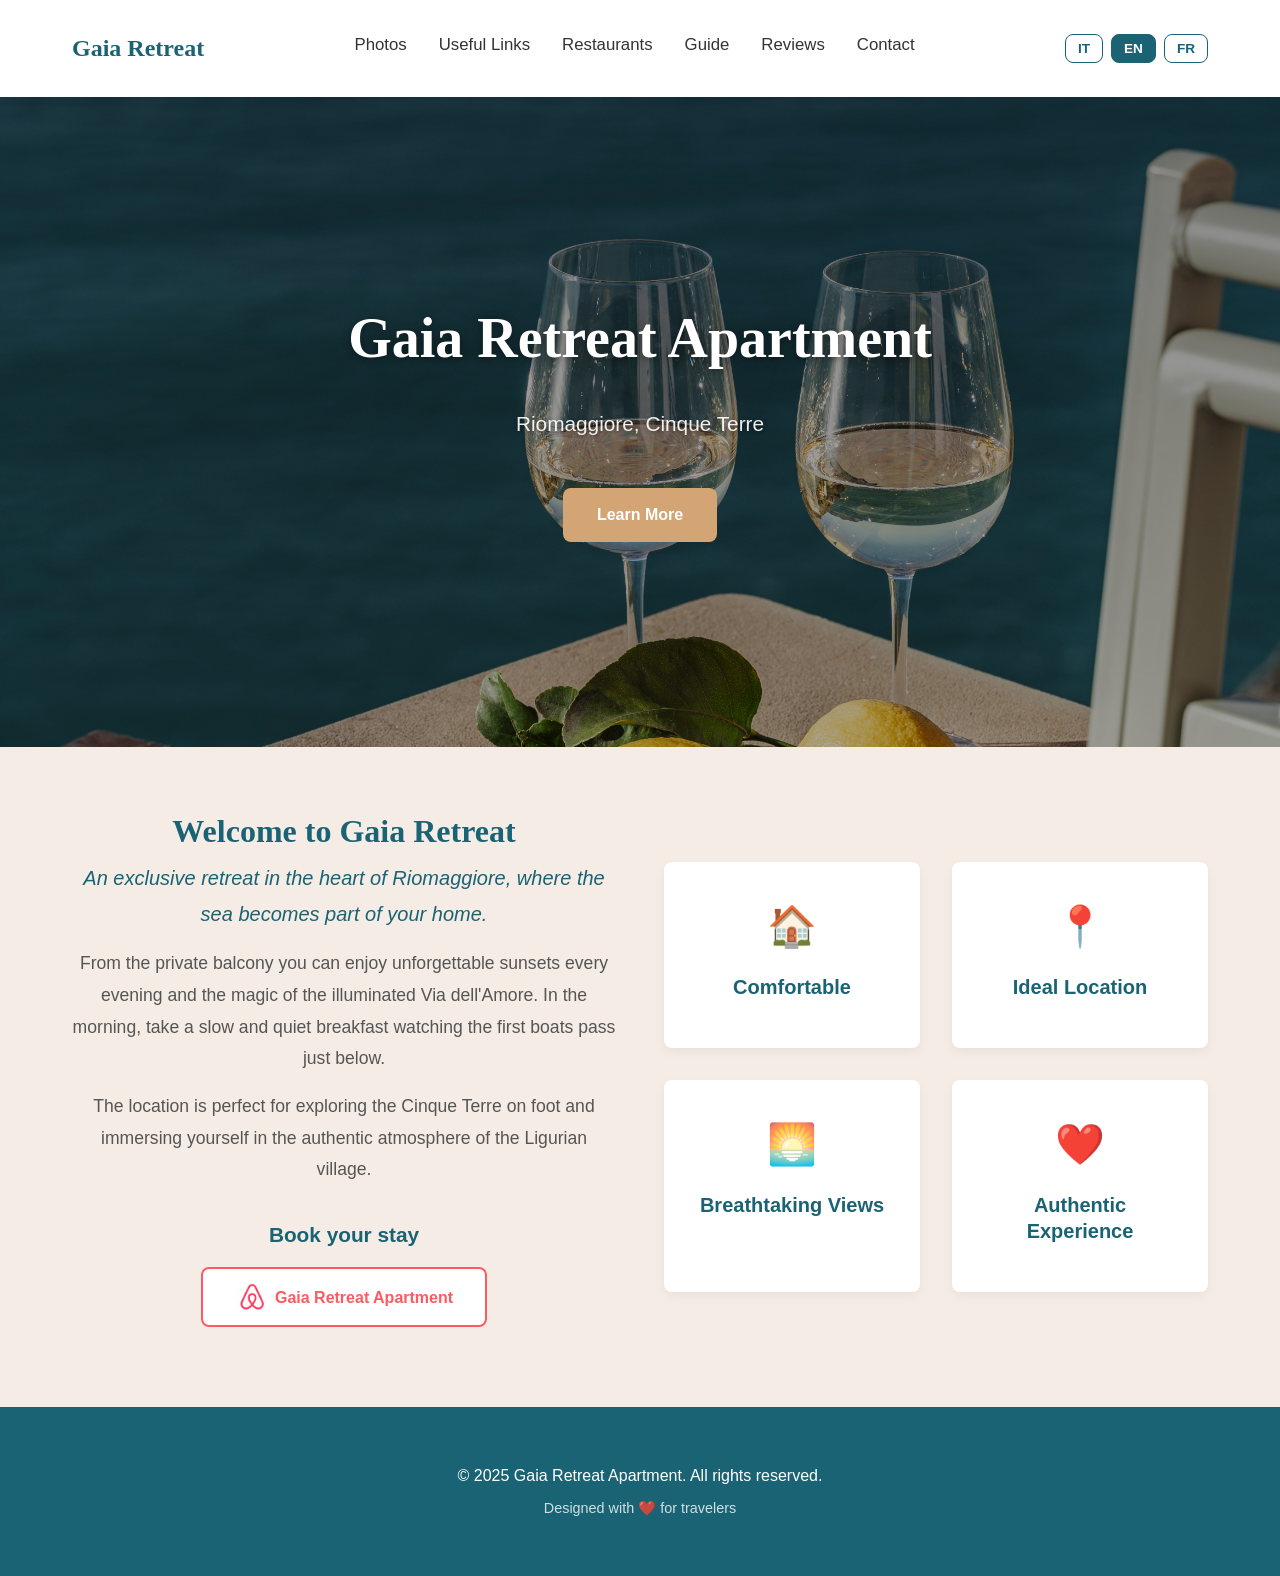
<file: docs/index.html>
<!DOCTYPE html>
<html lang="it">
<head>
    <meta charset="UTF-8">
    <meta name="viewport" content="width=device-width, initial-scale=1.0">
    <meta name="description" content="Gaia Retreat Apartment - Luxury vacation rental in Riomaggiore, Cinque Terre">
    <meta name="theme-color" content="#2d5016">
    <title>Gaia Retreat Apartment - Riomaggiore, Cinque Terre</title>
    <link rel="stylesheet" href="styles.css">
</head>
<body>
    <!-- Navigation -->
    <nav class="navbar">
        <div class="container">
            <div class="nav-brand">
                <h1>Gaia Retreat</h1>
            </div>
            <button class="hamburger" id="hamburger">
                <span></span>
                <span></span>
                <span></span>
            </button>
            <div class="nav-menu" id="navMenu">
                <a href="#gallery" class="nav-link" data-i18n="nav.gallery">Foto</a>
                <a href="#useful-links" class="nav-link" data-i18n="nav.links">Siti Utili</a>
                <a href="#restaurants" class="nav-link" data-i18n="nav.restaurants">Locali</a>
                <a href="#travel-tips" class="nav-link" data-i18n="nav.tips">Guida</a>
                <a href="#testimonials" class="nav-link" data-i18n="nav.reviews">Recensioni</a>
                <a href="#contact" class="nav-link" data-i18n="nav.contact">Contatti</a>
            </div>
            <div class="language-switcher">
                <button class="lang-btn" data-lang="it">IT</button>
                <button class="lang-btn active" data-lang="en">EN</button>
                <button class="lang-btn" data-lang="fr">FR</button>
            </div>
        </div>
    </nav>

    <!-- Hero Section -->
    <header class="hero">
        <div class="hero-background hero-background-left"></div>
        <div class="hero-content">
            <h2 class="hero-title" data-i18n="hero.title">Gaia Retreat Apartment</h2>
            <p class="hero-subtitle" data-i18n="hero.subtitle">Riomaggiore, Cinque Terre</p>
            <a href="#gallery" class="btn btn-primary" data-i18n="hero.cta">Scopri di più</a>
        </div>
        <div class="hero-background hero-background-right"></div>
    </header>

    <!-- About Section -->
    <section id="about" class="section about-section">
        <div class="container">
            <div class="about-grid">
                <div class="about-content">
                    <h2 class="section-title" data-i18n="about.title">Benvenuto a Gaia Retreat</h2>
                    <p class="about-text about-text-lead" data-i18n="about.description-1">Un rifugio esclusivo nel cuore di Riomaggiore, dove il mare diventa parte della vostra casa.</p>
                    <p class="about-text" data-i18n="about.description-2">Dal balcone privato potrete regalarvi ogni sera tramonti indimenticabili e la magia della Via dell'Amore illuminata. Al mattino concedetevi una colazione lenta e silenziosa, guardando le prime barche passare proprio sotto di voi.</p>
                    <p class="about-text" data-i18n="about.description-3">La posizione è perfetta per scoprire le Cinque Terre a piedi e immergervi nell'autentica atmosfera del borgo ligure.</p>
                    
                    <div class="booking-cta">
                        <p data-i18n="about.booking">Prenota il tuo soggiorno:</p>
                        <a href="https://www.airbnb.it/rooms/1349419281125459428" target="_blank" class="btn btn-primary btn-airbnb" data-lang-link="airbnb-booking">
                            <img src="images/airbnb-logo.png" alt="Airbnb" class="airbnb-logo">
                            Gaia Retreat Apartment
                        </a>
                    </div>
                </div>
                <div class="about-features">
                    <div class="feature-card">
                        <span class="feature-icon">🏠</span>
                        <h3 data-i18n="features.comfortable">Confortevole</h3>
                    </div>
                    <div class="feature-card">
                        <span class="feature-icon">📍</span>
                        <h3 data-i18n="features.location">Posizione ideale</h3>
                    </div>
                    <div class="feature-card">
                        <span class="feature-icon">🌅</span>
                        <h3 data-i18n="features.views">Viste mozzafiato</h3>
                    </div>
                    <div class="feature-card">
                        <span class="feature-icon">❤️</span>
                        <h3 data-i18n="features.authentic">Esperienza autentica</h3>
                    </div>
                </div>
            </div>
        </div>
    </section>

    <!-- Gallery Section -->
    <section id="gallery" class="section gallery-section">
        <div class="container">
            <h2 class="section-title" data-i18n="gallery.title">Galleria Foto</h2>
            <div class="gallery-grid">
                <div class="gallery-item">
                    <img src="images/apartment-view.jpg" alt="Apartment view" loading="lazy">
                </div>
                <div class="gallery-item">
                    <img src="images/living-room.jpg" alt="Living room" loading="lazy">
                </div>
                <div class="gallery-item">
                    <img src="images/bedroom.jpg" alt="Bedroom" loading="lazy">
                </div>
                <div class="gallery-item">
                    <img src="images/kitchen.jpg" alt="Kitchen" loading="lazy">
                </div>
                <div class="gallery-item">
                    <img src="images/bathroom.jpg" alt="Bathroom" loading="lazy">
                </div>
                <div class="gallery-item">
                    <img src="images/terrace.jpg" alt="Terrace" loading="lazy">
                </div>
                <div class="gallery-item">
                    <img src="images/town_view.jpg" alt="Town view" loading="lazy">
                </div>
                <div class="gallery-item">
                    <img src="images/details.jpg" alt="Details" loading="lazy">
                </div>
                <div class="gallery-item">
                    <img src="images/doccia.jpg" alt="Bathroom shower" loading="lazy">
                </div>
                <!-- video temporaneamente nascosto
                <div class="gallery-item gallery-item--video">
                    <video src="images/video-gaia.mp4" poster="images/video-poster.jpg" controls playsinline preload="metadata"></video>
                </div>
                -->
            </div>
        </div>
    </section>

    <!-- Useful Links Section -->
    <section id="useful-links" class="section links-section">
        <div class="container">
            <h2 class="section-title" data-i18n="links.title">Link Utili per Esplorare le Cinque Terre</h2>
            <div class="links-grid">
                <a href="https://www.parconazionale5terre.it/arr.php" target="_blank" class="link-card" data-lang-link="parco-nazionale">
                    <span class="link-icon">✈️</span>
                    <h3 data-i18n="links.howtoreach">Come arrivare?</h3>
                </a>
                <a href="https://www.viadellamore.info/biglietti" target="_blank" class="link-card" data-lang-link="via-amore-tickets">
                    <span class="link-icon">🎫</span>
                    <h3 data-i18n="links.tickets">Cinque Terre Card</h3>
                </a>
                <a href="https://www.navigazionegolfodeipoeti.it/it/orari" target="_blank" class="link-card" data-lang-link="ferries">
                    <span class="link-icon">⛴️</span>
                    <h3 data-i18n="links.ferries">Orari Battelli</h3>
                </a>
                <a href="https://www.parconazionale5terre.it/sentieri-outdoor.php" target="_blank" class="link-card" data-lang-link="sentieri">
                    <span class="link-icon">⛰️</span>
                    <h3 data-i18n="links.trails">Sentieri</h3>
                </a>
                <a href="https://www.viadellamore.info" target="_blank" class="link-card" data-lang-link="via-amore">
                    <span class="link-icon">❤️</span>
                    <h3 data-i18n="links.viadellAmore">Via dell'Amore</h3>
                </a>
                <a href="https://lombardo-geosystems.it/mappa/Riomaggiore/" target="_blank" class="link-card">
                    <span class="link-icon">🗺️</span>
                    <h3 data-i18n="links.map">Mappa Interattiva</h3>
                </a>
                <a href="https://www.google.com/maps?q=Parcheggio+della+Stazione,+19125+La+Spezia+SP&ftid=0x12d4fd7fd1902883:0xc847b54da6380e46&entry=gps&shh=CAE&lucs=,94297699,94284505,94231188,94280568,47071704,94218641,94282134,94286869&g_ep=CAISEjI2LjE3LjIuOTAyNzg4MTI0MBgAINeCAypILDk0Mjk3Njk5LDk0Mjg0NTA1LDk0MjMxMTg4LDk0MjgwNTY4LDQ3MDcxNzA0LDk0MjE4NjQxLDk0MjgyMTM0LDk0Mjg2ODY5QgJJVA%3D%3D&skid=91462709-4707-42d6-9c20-784c27343a4a&g_st=iw" target="_blank" class="link-card">
                    <span class="link-icon">🚗</span>
                    <h3 data-i18n="links.parking1">Parcheggio Gratuito La Spezia</h3>
                </a>
                <a href="https://www.google.com/maps/place/Riomaggiore+Park/@44.1001333,9.739073,17z/data=!3m1!4b1!4m6!3m5!1s0x12d4fa8b95ecd82f:0xecba098ecaab3e80!8m2!3d44.1001295!4d9.7416479!16s%2Fg%2F12lvk9krp?entry=ttu&g_ep=EgoyMDI2MDUyMC4wIKXMDSoASAFQAw%3D%3D" target="_blank" class="link-card">
                    <span class="link-icon">🚗</span>
                    <h3 data-i18n="links.parking2">RioPark Riomaggiore</h3>
                </a>
            </div>
        </div>
    </section>

    <!-- Restaurants Section -->
    <section id="restaurants" class="section restaurants-section">
        <div class="container">
            <h2 class="section-title" data-i18n="restaurants.title">I Nostri Locali Preferiti</h2>
            <p class="section-subtitle" data-i18n="restaurants.subtitle">Scopri le migliori esperienze culinarie nelle Cinque Terre</p>
            
            <div class="restaurants-grid">
                <!-- Riomaggiore -->
                <div class="restaurants-category">
                    <h3 class="category-title">Riomaggiore</h3>
                    <div class="restaurant-list">
                        <a href="https://www.tripadvisor.it/Restaurant_Review-g187821-d8670462-Reviews-Rio_Bistrot-Riomaggiore_Cinque_Terre_Italian_Riviera_Liguria.html" target="_blank" class="restaurant-item">
                            <span class="rest-name">Rio Bistrot</span>
                            <span class="rest-cuisine">Ristorante</span>
                        </a>
                        <a href="https://www.tripadvisor.it/Restaurant_Review-g187821-d1372485-Reviews-IL_Grottino-Riomaggiore_Cinque_Terre_Italian_Riviera_Liguria.html" target="_blank" class="restaurant-item">
                            <span class="rest-name">Il Grottino</span>
                            <span class="rest-cuisine">Ristorante - Pesce & Pasta</span>
                        </a>
                        <a href="https://www.tripadvisor.it/Restaurant_Review-g187821-d12419320-Reviews-Old_School_Riomaggiore-Riomaggiore_Cinque_Terre_Italian_Riviera_Liguria.html" target="_blank" class="restaurant-item">
                            <span class="rest-name">Old School Cocktails & Food</span>
                            <span class="rest-cuisine">Cocktail Bar & Food</span>
                        </a>
                        <a href="https://apiedema.it" target="_blank" class="restaurant-item">
                            <span class="rest-name">A piè de Ma</span>
                            <span class="rest-cuisine">Bar Ristorante - Vini</span>
                        </a>
                        <a href="https://terradibargon.com" target="_blank" class="restaurant-item">
                            <span class="rest-name">Terre di Bargòn</span>
                            <span class="rest-cuisine">Degustazione Sciacchetrà</span>
                        </a>
                        <a href="https://www.instagram.com/donnalucia_riomaggiore/" target="_blank" class="restaurant-item">
                            <span class="rest-name">La Bottega di Donna Lucia</span>
                            <span class="rest-cuisine">Focacceria & Pizzeria</span>
                        </a>
                    </div>
                </div>

                <!-- Manarola -->
                <div class="restaurants-category">
                    <h3 class="category-title">Manarola</h3>
                    <div class="restaurant-list">
                        <a href="https://www.tripadvisor.it/Restaurant_Review-g187819-d1088126-Reviews-Trattoria_Dal_Billy-Manarola_Cinque_Terre_Italian_Riviera_Liguria.html" target="_blank" class="restaurant-item">
                            <span class="rest-name">Trattoria Da Billy</span>
                            <span class="rest-cuisine">Ristorante - Pesce</span>
                        </a>
                        <a href="https://www.tripadvisor.it/Restaurant_Review-g187819-d27694433-Reviews-Focacceria_A_Pie_De_Campu-Manarola_Cinque_Terre_Italian_Riviera_Liguria.html" target="_blank" class="restaurant-item">
                            <span class="rest-name">A piè de campu</span>
                            <span class="rest-cuisine">Focacceria</span>
                        </a>
                        <a href="https://apiedecampu5terre.wordpress.com/" target="_blank" class="restaurant-item">
                            <span class="rest-name">A piè de Campu Wine Experience</span>
                            <span class="rest-cuisine">Wine Bar</span>
                        </a>
                    </div>
                </div>

                <!-- Corniglia -->
                <div class="restaurants-category">
                    <h3 class="category-title">Corniglia</h3>
                    <div class="restaurant-list">
                        <a href="https://www.instagram.com/marina_di_corniglia/" target="_blank" class="restaurant-item">
                            <span class="rest-name">Marina di Corniglia</span>
                            <span class="rest-cuisine">Bar Drink & Food</span>
                        </a>
                        <a href="https://www.instagram.com/a.caneva/" target="_blank" class="restaurant-item">
                            <span class="rest-name">A' caneva</span>
                            <span class="rest-cuisine">Bar & Café</span>
                        </a>
                        <a href="https://www.instagram.com/ittiturismo_corniglia_sp4488?igsh=MW5peWQ3d3V5MGdjdQ%3D%3D" target="_blank" class="restaurant-item">
                            <span class="rest-name">Ittiturismo Corniglia</span>
                            <span class="rest-cuisine">Pesce & Frutti di Mare</span>
                        </a>
                    </div>
                </div>

                <!-- Monterosso -->
                <div class="restaurants-category">
                    <h3 class="category-title">Monterosso</h3>
                    <div class="restaurant-list">
                        <a href="https://www.google.com/maps/place/Il+Frantoio/@44.1479879,9.6525491,17z/data=!3m1!4b1!4m6!3m5!1s0x12d4ee1894d1fc23:0x97d2482df5e0a5f4!8m2!3d44.1479841!4d9.655124!16s%2Fg%2F11bw469vk1?entry=ttu&g_ep=EgoyMDI2MDQxOS4wIKXMDSoASAFQAw%3D%3D" target="_blank" class="restaurant-item">
                            <span class="rest-name">Il Frantoio</span>
                            <span class="rest-cuisine">Focacceria</span>
                        </a>
                        <a href="https://www.tripadvisor.it/Restaurant_Review-g187820-d1111538-Reviews-L_Ancora_Della_Tortuga-Monterosso_al_Mare_Cinque_Terre_Italian_Riviera_Liguria.html" target="_blank" class="restaurant-item">
                            <span class="rest-name">L'Ancora della Tortuga</span>
                            <span class="rest-cuisine">Cucina di Pesce</span>
                        </a>
                        <a href="https://torreauroracinqueterre.it" target="_blank" class="restaurant-item">
                            <span class="rest-name">Torre Aurora</span>
                            <span class="rest-cuisine">Cucina Ligure</span>
                        </a>
                    </div>
                </div>

                <!-- La Spezia -->
                <div class="restaurants-category">
                    <h3 class="category-title">La Spezia</h3>
                    <div class="restaurant-list">
                        <a href="https://www.tripadvisor.it/Restaurant_Review-g187824-d27425636-Reviews-Ciao_Baby-La_Spezia_Province_of_La_Spezia_Liguria.html" target="_blank" class="restaurant-item">
                            <span class="rest-name">Ciao baby</span>
                            <span class="rest-cuisine">Brunch</span>
                        </a>
                        <a href="https://it.tripadvisor.ch/Restaurant_Review-g187824-d4072356-Reviews-or160-Origami_House-La_Spezia_Province_of_La_Spezia_Liguria.html" target="_blank" class="restaurant-item">
                            <span class="rest-name">Origami</span>
                            <span class="rest-cuisine">Cucina Vegetariana</span>
                        </a>
                        <a href="https://www.tripadvisor.it/Restaurant_Review-g187824-d13498577-Reviews-Nana_Meat_Wine-La_Spezia_Province_of_La_Spezia_Liguria.html" target="_blank" class="restaurant-item">
                            <span class="rest-name">Nana Meat & Wine</span>
                            <span class="rest-cuisine">Steak House</span>
                        </a>
                        <a href="https://www.tripadvisor.it/Restaurant_Review-g187824-d2097858-Reviews-Osteria_Da_Bartali-La_Spezia_Province_of_La_Spezia_Liguria.html" target="_blank" class="restaurant-item">
                            <span class="rest-name">Osteria da Bartali</span>
                            <span class="rest-cuisine">Cucina di Pesce</span>
                        </a>
                        <a href="https://www.osteriainferno.it/it/home" target="_blank" class="restaurant-item">
                            <span class="rest-name">Osteria All'Inferno</span>
                            <span class="rest-cuisine">Cucina Ligure</span>
                        </a>
                        <a href="https://www.tripadvisor.it/Restaurant_Review-g187824-d2468279-Reviews-R_Mazelao-La_Spezia_Province_of_La_Spezia_Liguria.html" target="_blank" class="restaurant-item">
                            <span class="rest-name">R' MAZELAO</span>
                            <span class="rest-cuisine">Panigacceria</span>
                        </a>
                    </div>
                </div>
            </div>
        </div>
    </section>

    <!-- Travel Tips Section -->
    <section id="travel-tips" class="section travel-tips-section">
        <div class="container">
            <h2 class="section-title" data-i18n="tips.title">Consigli per i Viaggiatori</h2>
            <div class="tips-grid">
                <div class="tip-card">
                    <h3>🌤️ <span data-i18n="tips.best-season">Miglior Periodo</span></h3>
                    <p data-i18n="tips.best-season-desc">I mesi primaverili e di fine estate offrono il clima migliore e meno affollamento</p>
                </div>
                <div class="tip-card">
                    <h3>🎒 <span data-i18n="tips.what-to-pack">Cosa Portare</span></h3>
                    <p data-i18n="tips.what-to-pack-desc">Scarpe comode, crema solare, borraccia e una giacca leggera per le serate</p>
                </div>
                <div class="tip-card">
                    <h3>🚂 <span data-i18n="tips.transportation">Trasporti</span></h3>
                    <p data-i18n="tips.transportation-desc">La Cinque Terre Card include tutti i treni e autobus. Non è necessaria un'auto, che sconsigliamo per raggiungere le Cinque Terre</p>
                </div>
                <div class="tip-card">
                    <h3>🍝 <span data-i18n="tips.local-cuisine">Cucina Locale</span></h3>
                    <p data-i18n="tips.local-cuisine-desc">Trofie al pesto, spaghetti ai frutti di mare e focaccia sono i piatti must-try</p>
                </div>
                <div class="tip-card">
                    <h3>🥾 <span data-i18n="tips.hiking">Escursionismo</span></h3>
                    <p data-i18n="tips.hiking-desc">I sentieri sono ben segnalati. Inizia presto per evitare le folle e il caldo</p>
                </div>
                <div class="tip-card">
                    <h3>📷 <span data-i18n="tips.photography">Fotografia</span></h3>
                    <p data-i18n="tips.photography-desc">I migliori tramonti si vedono dal nostro balcone privato e dalla Via dell'Amore, così come le stelle nelle belle serate estive</p>
                </div>
            </div>
        </div>
    </section>

    <!-- Testimonials Section -->
    <section id="testimonials" class="section testimonials-section">
        <div class="container">
            <h2 class="section-title" data-i18n="testimonials.title">Cosa Dicono gli Ospiti</h2>
            <p class="section-subtitle" data-i18n="testimonials.subtitle">Leggi le esperienze di chi ha visitato Gaia Retreat</p>
            
            <div class="testimonials-grid">
                <div class="testimonial-card">
                    <div class="testimonial-stars">⭐⭐⭐⭐⭐</div>
                    <p class="testimonial-text">"We had a great week at Giovanni & Gaia's place. Gaia was an amazing host, very friendly and easy to communicate with. She did everything to ensure we enjoyed our stay to the fullest. The location matches the photos and more. It's a peaceful place in a very culturally rich town. We loved everything about it."</p>
                    <p class="testimonial-author">— Aurelie, Canada</p>
                </div>
                <div class="testimonial-card">
                    <div class="testimonial-stars">⭐⭐⭐⭐⭐</div>
                    <p class="testimonial-text">"Gaia’s retreat was absolutely beautiful, and perfect for our stay in Riomaggiore. The view was stunning and the apartment very easy to reach. Great amenities and very clean. The inclusion of a lift pass in the booking was super helpful as we had a lot of luggage. Would absolutely recommend this apartment to everyone!"</p>
                    <p class="testimonial-author">— Alexandra, Australia</p>
                </div>
                <div class="testimonial-card">
                    <div class="testimonial-stars">⭐⭐⭐⭐⭐</div>
                    <p class="testimonial-text">"Absolutely amazing location with incredible views, I would stay here again in a heartbeat. Place is simple and clean, with amenities. Great access to the center of Riomaggiore without being loud at night or a long walk. Host also had amazing suggestions and we went to their referred restaurant 3 times."</p>
                    <p class="testimonial-author">— Mark, New Mexico</p>
                </div>
            </div>

            <div class="blogger-video-wrapper">
                <a href="https://www.youtube.com/watch?v=LAcbQ1F_lsk&t=1520" target="_blank" rel="noopener" class="blogger-video-link">
                    <span class="blogger-video-icon">▶</span>
                    <span class="blogger-video-text" data-i18n="gallery.blogger-video">🎥 Guarda l'arrivo di Samantha al Gaia Retreat — dal minuto 25:20</span>
                </a>
            </div>
        </div>
    </section>
    <section id="contact" class="section contact-section">
        <div class="container">
            <h2 class="section-title" data-i18n="contact.title">Contatti</h2>
            <div class="contact-content">
                <div class="contact-info">
                    <p>📍 <span data-i18n="contact.location">Riomaggiore, Cinque Terre (SP), Italia</span></p>
                    <p><a href="mailto:info.gaiaapartment@gmail.com">✉️ info.gaiaapartment@gmail.com</a></p>
                    <p><a href="https://www.instagram.com/gaia_retreat_apartment/" target="_blank"><img src="images/Instagram_icon.png" alt="Instagram" style="width:18px;vertical-align:middle;margin-right:6px;">@gaia_retreat_apartment</a></p>
                    <a href="https://www.airbnb.it/rooms/1349419281125459428" target="_blank" class="btn btn-primary btn-airbnb" data-lang-link="airbnb-booking">
                        <img src="images/airbnb-logo.png" alt="Airbnb" class="airbnb-logo">
                        Prenota su Airbnb
                    </a>
                </div>
                <div class="contact-sidebar">
                    <h3 data-i18n="contact.quick-links">Link Rapidi</h3>
                    <ul>
                        <li><a href="https://www.airbnb.it/s/guidebooks?refinement_paths%5B%5D=%2Fguidebooks%2F6499697&s=67&unique_share_id=6a8b0c51-3e35-4cc2-86d9-555f4eb29730" target="_blank" data-i18n="contact.guidebook">Guidebook Riomaggiore</a></li>
                        <li><a href="#restaurants" data-i18n="contact.restaurants">Ristoranti Consigliati</a></li>
                        <li><a href="#useful-links" data-i18n="contact.info-links">Informazioni Utili</a></li>
                    </ul>
                </div>
            </div>
        </div>
    </section>

    <!-- Footer -->
    <footer class="footer">
        <div class="container">
            <p data-i18n="footer.copyright">&copy; 2025 Gaia Retreat Apartment. Tutti i diritti riservati.</p>
            <p class="footer-credit">Designed with ❤️ for travelers</p>
        </div>
    </footer>

    <script src="translations.js"></script>
    <script src="script.js"></script>
</body>
</html>
</file>
<file: docs/styles.css>
/* ============================================
   GAIA RETREAT APARTMENT - PROFESSIONAL DESIGN
   ============================================ */

:root {
    --color-primary: #1a6374;
    --color-secondary: #8b7355;
    --color-accent: #d4a574;
    --color-light: #f5f5f0;
    --color-dark: #1a1a1a;
    --color-text: #333333;
    --color-muted: #999999;
    
    --spacing-xs: 0.5rem;
    --spacing-sm: 1rem;
    --spacing-md: 2rem;
    --spacing-lg: 3rem;
    --spacing-xl: 4rem;
    
    --font-sans: -apple-system, BlinkMacSystemFont, 'Segoe UI', Roboto, 'Helvetica Neue', Arial, sans-serif;
    --font-serif: 'Georgia', 'Garamond', serif;
    
    --border-radius: 8px;
    --transition: all 0.3s ease;
}

/* ============================================
   RESET & GENERAL
   ============================================ */

* {
    margin: 0;
    padding: 0;
    box-sizing: border-box;
}

html {
    scroll-behavior: smooth;
}

body {
    font-family: var(--font-sans);
    color: var(--color-text);
    background-color: #faf7f2;
    line-height: 1.6;
}

.container {
    max-width: 1200px;
    margin: 0 auto;
    padding: 0 var(--spacing-md);
}

/* ============================================
   TYPOGRAPHY
   ============================================ */

h1, h2, h3, h4, h5, h6 {
    line-height: 1.3;
    margin-bottom: var(--spacing-sm);
}

h1 {
    font-size: 2.5rem;
    font-weight: 700;
    font-family: var(--font-serif);
}

h2 {
    font-size: 2rem;
    font-weight: 600;
    font-family: var(--font-serif);
}

h3 {
    font-size: 1.25rem;
    font-weight: 600;
}

p {
    margin-bottom: var(--spacing-sm);
}

a {
    color: var(--color-primary);
    text-decoration: none;
    transition: var(--transition);
}

a:hover {
    color: var(--color-accent);
}

/* ============================================
   NAVIGATION
   ============================================ */

.navbar {
    position: sticky;
    top: 0;
    z-index: 100;
    background: white;
    box-shadow: 0 2px 10px rgba(0, 0, 0, 0.05);
}

.navbar .container {
    display: flex;
    justify-content: space-between;
    align-items: center;
    padding: var(--spacing-md) var(--spacing-md);
}

.nav-brand h1 {
    font-size: 1.5rem;
    margin: 0;
    color: var(--color-primary);
}

.nav-menu {
    display: flex;
    gap: var(--spacing-md);
    flex-wrap: wrap;
    justify-content: center;
    flex: 1;
    margin: 0 var(--spacing-md);
}

.nav-link {
    font-size: 1.05rem;
    font-weight: 500;
    color: var(--color-text);
    border-bottom: 2px solid transparent;
    padding-bottom: 4px;
    transition: var(--transition);
}

.nav-link:hover {
    color: var(--color-primary);
    border-bottom-color: var(--color-accent);
}

.nav-link.active {
    color: var(--color-primary);
    border-bottom-color: var(--color-primary);
    font-weight: 700;
}


    color: var(--color-primary);
    font-weight: 700;
    border-bottom: 3px solid var(--color-primary);
    padding-bottom: 2px;
}

.nav-link-featured:hover {
    border-bottom-color: var(--color-accent);
}

.language-switcher {
    display: flex;
    gap: var(--spacing-xs);
}

.hamburger {
    display: none;
    flex-direction: column;
    background: none;
    border: none;
    cursor: pointer;
    gap: 5px;
}

.hamburger span {
    width: 25px;
    height: 3px;
    background-color: var(--color-primary);
    transition: var(--transition);
}

.hamburger.active span:nth-child(1) {
    transform: rotate(45deg) translate(8px, 8px);
}

.hamburger.active span:nth-child(2) {
    opacity: 0;
}

.hamburger.active span:nth-child(3) {
    transform: rotate(-45deg) translate(7px, -7px);
}

.lang-btn {
    padding: 6px 12px;
    border: 1px solid var(--color-primary);
    background: transparent;
    color: var(--color-primary);
    border-radius: var(--border-radius);
    cursor: pointer;
    font-size: 0.85rem;
    font-weight: 600;
    transition: var(--transition);
}

.lang-btn.active {
    background: var(--color-primary);
    color: white;
}

.lang-btn:hover {
    background: var(--color-primary);
    color: white;
}

/* ============================================
   HERO SECTION
   ============================================ */

.hero {
    position: relative;
    min-height: 650px;
    display: flex;
    align-items: center;
    justify-content: center;
    overflow: hidden;
    padding: var(--spacing-xl) var(--spacing-md);
    background: url('images/apartment-view.jpg') no-repeat center center;
    background-size: cover;
}

.hero::before {
    content: '';
    position: absolute;
    inset: 0;
    background: linear-gradient(to bottom, rgba(0,0,0,0.45) 0%, rgba(0,0,0,0.3) 100%);
    z-index: 1;
}

.hero-background {
    display: none;
}

.hero-background-left {
    display: none;
}

.hero-background-right {
    display: none;
}

.hero-content {
    position: relative;
    z-index: 2;
    text-align: center;
    color: white;
    max-width: 700px;
}

.hero-title {
    font-size: 3.5rem;
    font-weight: 700;
    margin-bottom: var(--spacing-md);
    font-family: var(--font-serif);
    color: white;
    text-shadow: 0 2px 8px rgba(0,0,0,0.4);
}

.hero-subtitle {
    font-size: 1.3rem;
    margin-bottom: var(--spacing-lg);
    font-weight: 300;
    color: rgba(255,255,255,0.92);
    text-shadow: 0 1px 4px rgba(0,0,0,0.4);
}

/* ============================================
   BUTTONS
   ============================================ */

.btn {
    display: inline-block;
    padding: 12px 32px;
    border-radius: var(--border-radius);
    font-weight: 600;
    cursor: pointer;
    transition: var(--transition);
    border: 2px solid transparent;
    text-decoration: none;
    font-size: 1rem;
}

.btn-primary {
    background-color: var(--color-accent);
    color: white;
}

.btn-primary:hover {
    background-color: #c4934a;
    transform: translateY(-2px);
    box-shadow: 0 8px 20px rgba(212, 165, 116, 0.3);
}

.btn-airbnb {
    background-color: white !important;
    color: #FF5A5F;
    border: 2px solid #FF5A5F !important;
    display: inline-flex;
    align-items: center;
    gap: 8px;
}

.btn-airbnb:hover {
    background-color: #FFF5F6 !important;
    transform: translateY(-2px);
    box-shadow: 0 8px 20px rgba(255, 90, 95, 0.3);
}

.airbnb-logo {
    width: 32px;
    height: 32px;
    object-fit: contain;
}

.btn-secondary {
    background-color: white;
    color: var(--color-primary);
    border: 2px solid var(--color-primary);
}

.btn-secondary:hover {
    background-color: var(--color-primary);
    color: white;
    transform: translateY(-2px);
}

/* ============================================
   SECTIONS
   ============================================ */

.section {
    padding: var(--spacing-xl) var(--spacing-md);
}

.section-title {
    text-align: center;
    margin-bottom: var(--spacing-lg);
    color: var(--color-primary);
}

.section-subtitle {
    text-align: center;
    font-size: 1.1rem;
    color: var(--color-muted);
    margin-bottom: var(--spacing-lg);
}

/* ============================================
   ABOUT SECTION
   ============================================ */

.about-section {
    background-color: #f5ede5;
}

.about-grid {
    display: grid;
    grid-template-columns: 1fr 1fr;
    gap: var(--spacing-lg);
    align-items: center;
}

.about-section .section-title {
    margin-bottom: var(--spacing-xs);
}

.about-text {
    font-size: 1.1rem;
    color: #555555;
    line-height: 1.8;
    margin-bottom: var(--spacing-sm);
    text-align: center;
}

.about-text-lead {
    font-size: 1.25rem;
    font-style: italic;
    color: var(--color-primary);
    font-weight: 500;
}

.booking-cta {
    padding: var(--spacing-sm) 0;
    text-align: center;
}

.booking-cta p {
    font-weight: 600;
    margin-bottom: var(--spacing-sm);
    color: var(--color-primary);
    font-size: 1.3rem;
}

.about-features {
    display: grid;
    grid-template-columns: 1fr 1fr;
    gap: var(--spacing-md);
}

.feature-card {
    background: white;
    padding: var(--spacing-md);
    border-radius: var(--border-radius);
    text-align: center;
    transition: var(--transition);
    box-shadow: 0 4px 12px rgba(0, 0, 0, 0.05);
}

.feature-card:hover {
    transform: translateY(-4px);
    box-shadow: 0 8px 20px rgba(0, 0, 0, 0.1);
}

.feature-icon {
    font-size: 2.5rem;
    display: block;
    margin-bottom: var(--spacing-sm);
}

.feature-card h3 {
    color: var(--color-primary);
}

/* ============================================
   GALLERY SECTION
   ============================================ */

.gallery-section {
    background-color: #ffffff;
}

.gallery-grid {
    display: grid;
    grid-template-columns: repeat(auto-fit, minmax(250px, 1fr));
    gap: var(--spacing-md);
}

.gallery-item {
    position: relative;
    overflow: hidden;
    border-radius: var(--border-radius);
    aspect-ratio: 4/3;
    box-shadow: 0 4px 12px rgba(0, 0, 0, 0.1);
    transition: var(--transition);
}

.gallery-item:hover {
    transform: scale(1.05);
    box-shadow: 0 8px 20px rgba(0, 0, 0, 0.2);
}

.gallery-item img {
    width: 100%;
    height: 100%;
    object-fit: cover;
    object-position: center center;
    display: block;
}

.gallery-item--video {
    grid-column: span 2;
    max-width: 480px;
    justify-self: center;
    width: 100%;
}

.gallery-item--video video {
    width: 100%;
    height: auto;
    display: block;
    border-radius: inherit;
}

.blogger-video-wrapper {
    margin-top: var(--spacing-lg);
    display: flex;
    justify-content: center;
}

.blogger-video-link {
    display: flex;
    align-items: center;
    gap: 0.75rem;
    background: linear-gradient(135deg, #1a6374 0%, #2a8a9e 100%);
    color: white;
    text-decoration: none;
    padding: 1rem 2rem;
    border-radius: var(--border-radius);
    transition: opacity 0.2s ease;
}

.blogger-video-link:hover {
    opacity: 0.85;
}

.blogger-video-icon {
    font-size: 1.8rem;
    line-height: 1;
}

.blogger-video-text {
    font-size: 1.05rem;
    font-weight: 600;
}

/* Terrace - sposta l'inquadratura un po' più in basso */
.gallery-grid > .gallery-item:nth-child(6) img {
    object-position: center 60%;
}

/* Living room - sposta leggermente più in basso */
.gallery-grid > .gallery-item:nth-child(2) img {
    object-position: center 55%;
}

/* Bedroom - sposta più in basso */
.gallery-grid > .gallery-item:nth-child(3) img {
    object-position: center 65%;
}

/* Town view - sposta più in alto */
.gallery-grid > .gallery-item:nth-child(7) img {
    object-position: center 35%;
}

/* Doccia - sposta più in alto */
.gallery-grid > .gallery-item:nth-child(9) img {
    object-position: center 25%;
}

/* ============================================
   LINKS SECTION
   ============================================ */

.links-section {
    background-color: #f0e8e0;
}

.links-grid {
    display: grid;
    grid-template-columns: repeat(auto-fit, minmax(200px, 1fr));
    gap: var(--spacing-md);
}

.link-card {
    background: white;
    padding: var(--spacing-md);
    border-radius: var(--border-radius);
    text-align: center;
    transition: var(--transition);
    box-shadow: 0 4px 12px rgba(0, 0, 0, 0.05);
    color: var(--color-text);
}

.link-card:hover {
    transform: translateY(-6px);
    box-shadow: 0 10px 25px rgba(0, 0, 0, 0.1);
    color: var(--color-primary);
}

.link-icon {
    font-size: 2rem;
    display: block;
    margin-bottom: var(--spacing-sm);
}

.link-card h3 {
    color: var(--color-primary);
    margin: 0;
}

/* ============================================
   RESTAURANTS SECTION
   ============================================ */

.restaurants-section {
    background-color: #f8f2eb;
}

.restaurants-grid {
    display: grid;
    grid-template-columns: repeat(auto-fit, minmax(280px, 1fr));
    gap: var(--spacing-lg);
}

.restaurants-category {
    background: white;
    padding: var(--spacing-md);
    border-radius: var(--border-radius);
    box-shadow: 0 4px 12px rgba(0, 0, 0, 0.05);
}

.category-title {
    color: var(--color-primary);
    font-size: 1.2rem;
    margin-bottom: var(--spacing-md);
    padding-bottom: var(--spacing-sm);
    border-bottom: 2px solid var(--color-accent);
}

.restaurant-list {
    display: flex;
    flex-direction: column;
    gap: var(--spacing-sm);
}

.restaurant-item {
    padding: var(--spacing-sm);
    border-radius: 6px;
    transition: var(--transition);
    display: flex;
    flex-direction: column;
}

.restaurant-item:hover {
    background-color: var(--color-light);
}

.rest-name {
    font-weight: 600;
    color: var(--color-primary);
}

.rest-cuisine {
    font-size: 0.9rem;
    color: var(--color-muted);
}

/* ============================================
   TRAVEL TIPS SECTION
   ============================================ */

.travel-tips-section {
    background-color: #f5ede5;
}

.tips-grid {
    display: grid;
    grid-template-columns: repeat(auto-fit, minmax(280px, 1fr));
    gap: var(--spacing-md);
}

.tip-card {
    background: white;
    padding: var(--spacing-md);
    border-radius: var(--border-radius);
    box-shadow: 0 4px 12px rgba(0, 0, 0, 0.05);
    border-top: 4px solid var(--color-accent);
}

.tip-card h3 {
    color: var(--color-primary);
    margin-bottom: var(--spacing-sm);
}

.tip-card p {
    color: #666;
    font-size: 0.95rem;
    line-height: 1.6;
}

/* ============================================
   TESTIMONIALS SECTION
   ============================================ */

.testimonials-section {
    background-color: #ebe3db;
}

.testimonials-grid {
    display: grid;
    grid-template-columns: repeat(auto-fit, minmax(300px, 1fr));
    gap: var(--spacing-lg);
}

.testimonial-card {
    background: white;
    padding: var(--spacing-lg);
    border-radius: var(--border-radius);
    box-shadow: 0 4px 15px rgba(0, 0, 0, 0.08);
    border-left: 4px solid var(--color-accent);
    transition: var(--transition);
}

.testimonial-card:hover {
    transform: translateY(-4px);
    box-shadow: 0 8px 25px rgba(0, 0, 0, 0.12);
}

.testimonial-stars {
    font-size: 1.2rem;
    margin-bottom: var(--spacing-sm);
    color: #ffc107;
}

.testimonial-text {
    color: #555555;
    font-size: 1rem;
    line-height: 1.7;
    margin-bottom: var(--spacing-md);
    font-style: italic;
}

.testimonial-author {
    color: var(--color-primary);
    font-weight: 600;
    font-size: 0.95rem;
    margin: 0;
}

/* ============================================
   CONTACT SECTION
   ============================================ */

.contact-section {
    background-color: #f0e8e0;
}

.contact-content {
    display: grid;
    grid-template-columns: 2fr 1fr;
    gap: var(--spacing-lg);
    background: white;
    padding: var(--spacing-lg);
    border-radius: var(--border-radius);
    box-shadow: 0 4px 12px rgba(0, 0, 0, 0.05);
}

.contact-info h3,
.contact-sidebar h3 {
    color: var(--color-primary);
    margin-bottom: var(--spacing-md);
}

.contact-sidebar ul {
    list-style: none;
}

.contact-sidebar li {
    margin-bottom: var(--spacing-sm);
}

.contact-sidebar a {
    color: var(--color-text);
    border-bottom: 1px solid transparent;
    transition: var(--transition);
}

.contact-sidebar a:hover {
    color: var(--color-primary);
    border-bottom-color: var(--color-accent);
}

/* ============================================
   FOOTER
   ============================================ */

.footer {
    background: var(--color-primary);
    color: white;
    text-align: center;
    padding: var(--spacing-lg) var(--spacing-md);
}

.footer p {
    margin: 0.5rem 0;
}

.footer-credit {
    font-size: 0.9rem;
    opacity: 0.8;
}

/* ============================================
   RESPONSIVE DESIGN
   ============================================ */

@media (max-width: 768px) {
    :root {
        --spacing-lg: 2rem;
        --spacing-xl: 2.5rem;
    }

    .navbar .container {
        flex-direction: column;
        gap: var(--spacing-sm);
    }

    .nav-menu {
        flex-direction: column;
        gap: var(--spacing-sm);
        margin: 0;
    }

    .nav-link {
        display: block;
        text-align: center;
    }

    .hero {
        min-height: 400px;
        padding: var(--spacing-lg) var(--spacing-md);
        background-attachment: scroll;
        background-position: center center;
        background-size: cover;
    }

    .hero-title {
        font-size: 2.2rem;
    }

    .hero-subtitle {
        font-size: 1rem;
    }

    .about-grid {
        grid-template-columns: 1fr;
    }

    .contact-content {
        grid-template-columns: 1fr;
    }

    h1 {
        font-size: 2rem;
    }

    h2 {
        font-size: 1.5rem;
    }

    .section {
        padding: var(--spacing-lg) var(--spacing-md);
    }

    .gallery-grid {
        grid-template-columns: repeat(auto-fit, minmax(150px, 1fr));
    }

    .links-grid,
    .tips-grid {
        grid-template-columns: 1fr;
    }
}

@media (max-width: 480px) {
    :root {
        --spacing-md: 1.5rem;
    }

    .navbar .container {
        flex-wrap: wrap;
    }

    .hamburger {
        display: none;
    }

    .nav-menu {
        order: 3;
        width: 100%;
        flex-direction: row;
        flex-wrap: wrap;
        justify-content: center;
        gap: var(--spacing-sm);
        max-height: none;
        overflow: visible;
        padding: var(--spacing-sm) 0;
        border-top: 1px solid #eee;
    }

    .nav-menu.active {
        max-height: none;
        gap: var(--spacing-sm);
        padding: var(--spacing-sm) 0;
        border-top: 1px solid #eee;
    }

    .nav-link {
        display: inline-block;
        padding: 4px var(--spacing-sm);
        font-size: 0.9rem;
        max-width: 48%;
        text-align: center;
    }

    .language-switcher {
        width: 100%;
        justify-content: center;
        margin-top: var(--spacing-sm);
        order: 4;
    }

    .hero-title {
        font-size: 1.8rem;
    }

    .about-features {
        grid-template-columns: 1fr;
    }

    .restaurants-grid {
        grid-template-columns: 1fr;
    }
}

/* ============================================
   ANIMATIONS
   ============================================ */

@keyframes fadeInUp {
    from {
        opacity: 0;
        transform: translateY(20px);
    }
    to {
        opacity: 1;
        transform: translateY(0);
    }
}

@keyframes sectionFadeIn {
    from { opacity: 0; transform: translateY(12px); }
    to   { opacity: 1; transform: translateY(0); }
}

/* Tab navigation: sezioni nascoste di default */
.section {
    display: none;
}

.section.section--active {
    display: block;
    animation: sectionFadeIn 0.35s ease-out;
}
</file>
